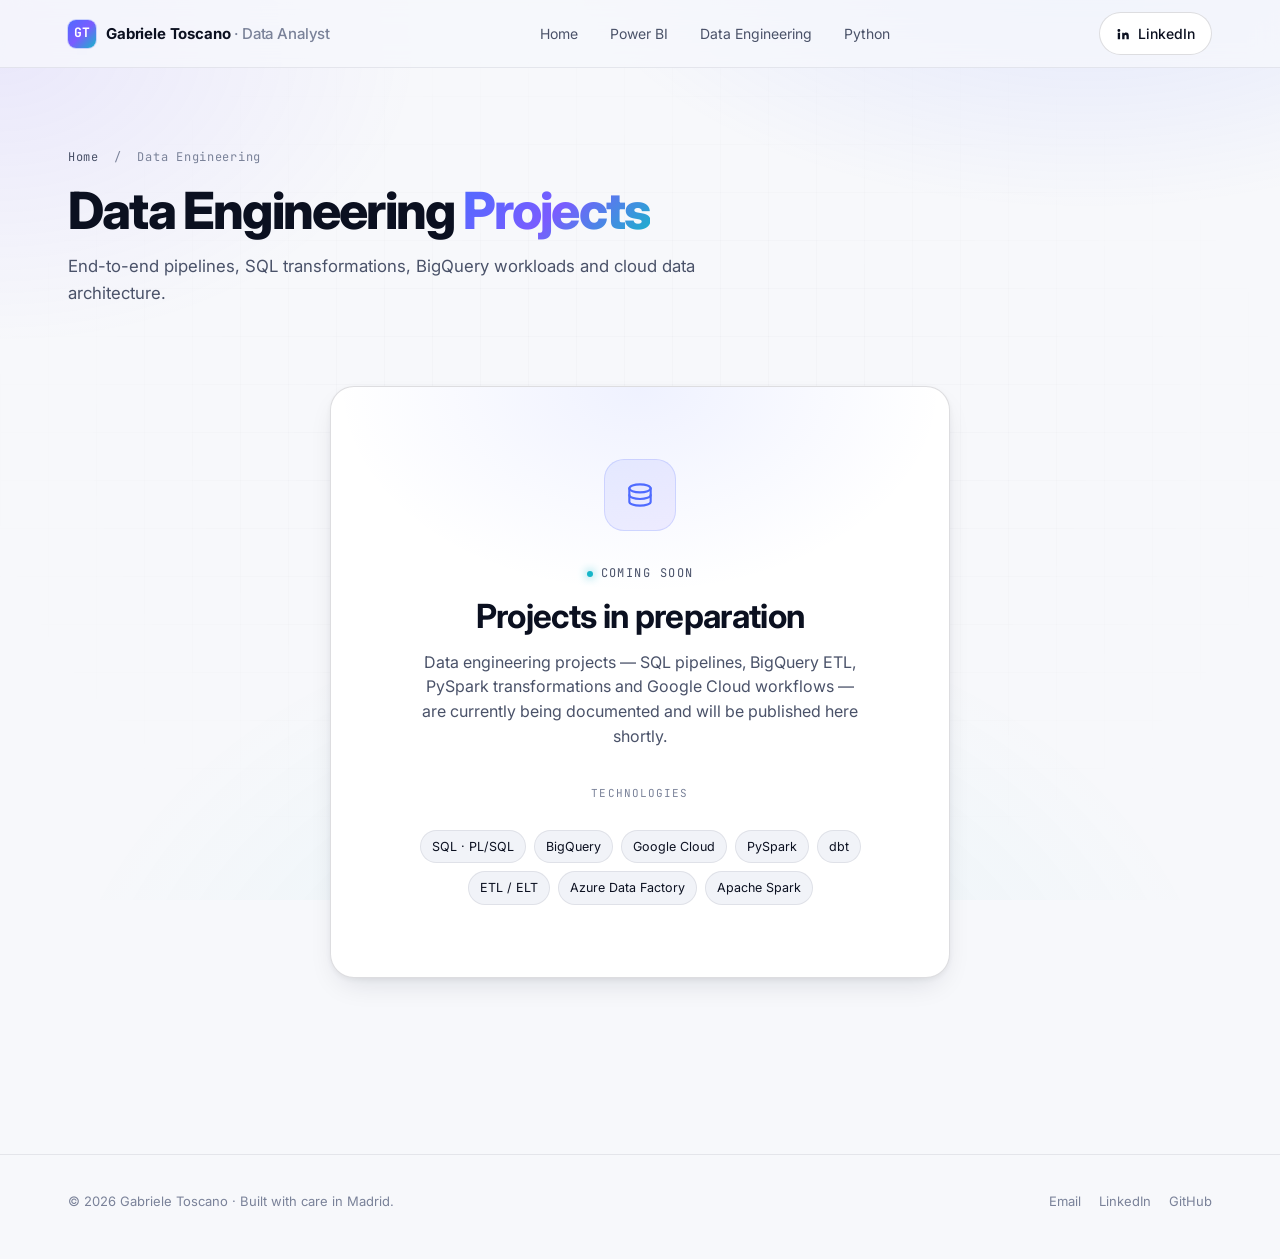
<file: data-engineering-projects/index.html>
<!doctype html>
<html lang="en">
<head>
<meta charset="utf-8" />
<meta name="viewport" content="width=device-width, initial-scale=1" />
<title>Data Engineering Projects — Gabriele Toscano</title>
<meta name="description" content="Data Engineering projects — SQL, BigQuery, PySpark and cloud pipelines." />
<link rel="stylesheet" href="../css/styles.css" />
</head>
<body>

<nav class="nav">
  <div class="nav-inner">
    <a class="brand" href="../home/" aria-label="Home">
      <span class="brand-mark">GT</span>
      <span class="brand-text">Gabriele Toscano <span>· Data Analyst</span></span>
    </a>
    <ul class="nav-links">
      <li><a data-nav="home" href="../home/">Home</a></li>
      <li><a data-nav="power-bi-projects" href="../power-bi-projects/">Power BI</a></li>
      <li><a data-nav="data-engineering-projects" href="../data-engineering-projects/">Data Engineering</a></li>
      <li><a data-nav="python-projects" href="../python-projects/">Python</a></li>
    </ul>
    <div class="nav-cta">
      <a class="btn btn-ghost" href="https://www.linkedin.com/in/gabriele-toscano-928188234/" target="_blank" rel="noopener" aria-label="LinkedIn">
        <svg viewBox="0 0 24 24" fill="currentColor"><path d="M4.98 3.5A2.5 2.5 0 1 1 4.97 8.5 2.5 2.5 0 0 1 4.98 3.5ZM3 9.75h4V21H3V9.75ZM9.5 9.75h3.83v1.54h.05c.53-1 1.84-2.06 3.79-2.06 4.05 0 4.8 2.66 4.8 6.13V21h-4v-4.7c0-1.12-.02-2.56-1.56-2.56-1.56 0-1.8 1.22-1.8 2.48V21h-4V9.75Z"/></svg>
        LinkedIn
      </a>
      <button class="nav-burger" aria-label="Menu">
        <svg width="18" height="14" viewBox="0 0 18 14" fill="none"><path d="M1 1h16M1 7h16M1 13h16" stroke="currentColor" stroke-width="2" stroke-linecap="round"/></svg>
      </button>
    </div>
    <ul class="nav-links-m">
      <li><a data-nav="home" href="../home/">Home</a></li>
      <li><a data-nav="power-bi-projects" href="../power-bi-projects/">Power BI Projects</a></li>
      <li><a data-nav="data-engineering-projects" href="../data-engineering-projects/">Data Engineering</a></li>
      <li><a data-nav="python-projects" href="../python-projects/">Python Projects</a></li>
    </ul>
  </div>
</nav>

<main>

  <section class="page-header">
    <div class="container">
      <div class="reveal">
        <div class="crumbs"><a href="../home/">Home</a> &nbsp;/&nbsp; Data Engineering</div>
        <h1>Data Engineering <span class="grad-text">Projects</span></h1>
        <p class="lead">End-to-end pipelines, SQL transformations, BigQuery workloads and cloud data architecture.</p>
      </div>
    </div>
  </section>

  <section style="padding-top: 0; padding-bottom: 96px;">
    <div class="container">
      <div class="coming-soon-wrap reveal">
        <div class="coming-soon-card">
          <div class="coming-soon-icon">
            <svg width="32" height="32" viewBox="0 0 24 24" fill="none" stroke="currentColor" stroke-width="1.6" stroke-linecap="round" stroke-linejoin="round">
              <path d="M4 7c0-1.66 3.58-3 8-3s8 1.34 8 3-3.58 3-8 3-8-1.34-8-3Z"/>
              <path d="M4 7v5c0 1.66 3.58 3 8 3s8-1.34 8-3V7"/>
              <path d="M4 12v5c0 1.66 3.58 3 8 3s8-1.34 8-3v-5"/>
            </svg>
          </div>
          <span class="eyebrow">Coming Soon</span>
          <h2 style="margin-top: 14px;">Projects in preparation</h2>
          <p style="margin-top: 14px;">Data engineering projects — SQL pipelines, BigQuery ETL, PySpark transformations and Google Cloud workflows — are currently being documented and will be published here shortly.</p>
          <div class="coming-soon-label" style="margin-top: 36px;">Technologies</div>
          <div class="chips">
            <span class="chip">SQL · PL/SQL</span>
            <span class="chip">BigQuery</span>
            <span class="chip">Google Cloud</span>
            <span class="chip">PySpark</span>
            <span class="chip">dbt</span>
            <span class="chip">ETL / ELT</span>
            <span class="chip">Azure Data Factory</span>
            <span class="chip">Apache Spark</span>
          </div>
        </div>
      </div>
    </div>
  </section>

</main>

<footer class="footer">
  <div class="container">
    <div>© 2026 Gabriele Toscano · Built with care in Madrid.</div>
    <div class="footer-links">
      <a href="mailto:gabrieleetoscano@outlook.it">Email</a>
      <a href="https://www.linkedin.com/in/gabriele-toscano-928188234/" target="_blank" rel="noopener">LinkedIn</a>
      <a href="https://github.com/gabrieleetoscano" target="_blank" rel="noopener">GitHub</a>
    </div>
  </div>
</footer>

<script src="../js/main.js"></script>
</body>
</html>
</file>
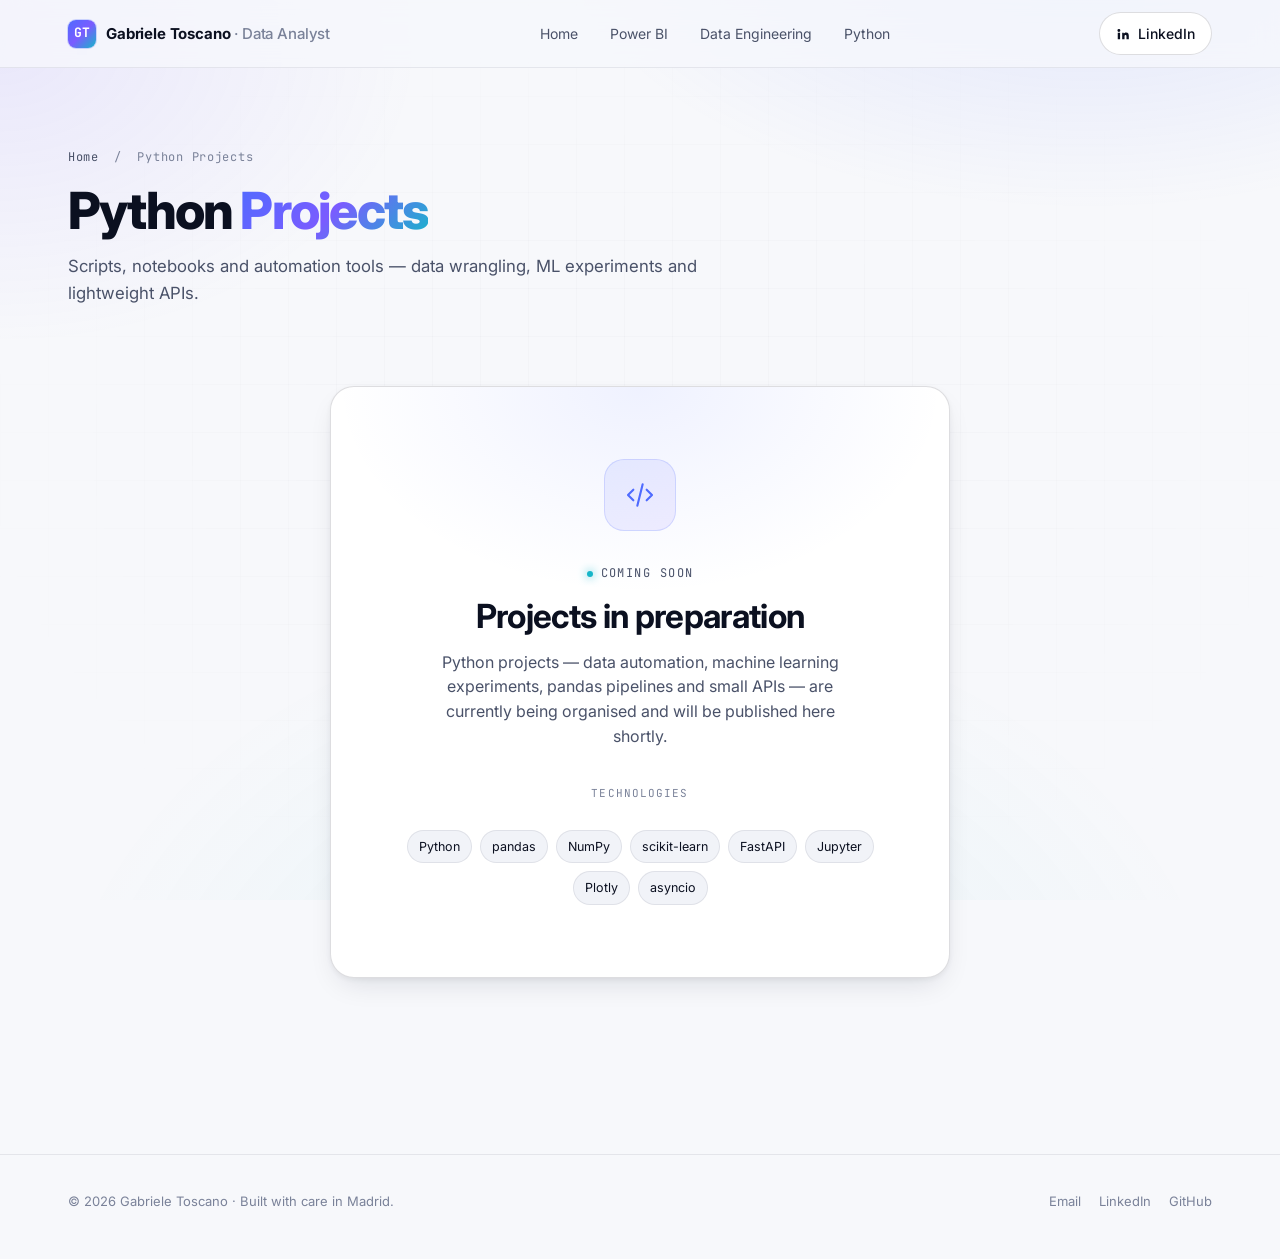
<file: python-projects/index.html>
<!doctype html>
<html lang="en">
<head>
<meta charset="utf-8" />
<meta name="viewport" content="width=device-width, initial-scale=1" />
<title>Python Projects — Gabriele Toscano</title>
<meta name="description" content="Python projects — data wrangling, automation, ML experiments and APIs." />
<link rel="stylesheet" href="../css/styles.css" />
</head>
<body>

<nav class="nav">
  <div class="nav-inner">
    <a class="brand" href="../home/" aria-label="Home">
      <span class="brand-mark">GT</span>
      <span class="brand-text">Gabriele Toscano <span>· Data Analyst</span></span>
    </a>
    <ul class="nav-links">
      <li><a data-nav="home" href="../home/">Home</a></li>
      <li><a data-nav="power-bi-projects" href="../power-bi-projects/">Power BI</a></li>
      <li><a data-nav="data-engineering-projects" href="../data-engineering-projects/">Data Engineering</a></li>
      <li><a data-nav="python-projects" href="../python-projects/">Python</a></li>
    </ul>
    <div class="nav-cta">
      <a class="btn btn-ghost" href="https://www.linkedin.com/in/gabriele-toscano-928188234/" target="_blank" rel="noopener" aria-label="LinkedIn">
        <svg viewBox="0 0 24 24" fill="currentColor"><path d="M4.98 3.5A2.5 2.5 0 1 1 4.97 8.5 2.5 2.5 0 0 1 4.98 3.5ZM3 9.75h4V21H3V9.75ZM9.5 9.75h3.83v1.54h.05c.53-1 1.84-2.06 3.79-2.06 4.05 0 4.8 2.66 4.8 6.13V21h-4v-4.7c0-1.12-.02-2.56-1.56-2.56-1.56 0-1.8 1.22-1.8 2.48V21h-4V9.75Z"/></svg>
        LinkedIn
      </a>
      <button class="nav-burger" aria-label="Menu">
        <svg width="18" height="14" viewBox="0 0 18 14" fill="none"><path d="M1 1h16M1 7h16M1 13h16" stroke="currentColor" stroke-width="2" stroke-linecap="round"/></svg>
      </button>
    </div>
    <ul class="nav-links-m">
      <li><a data-nav="home" href="../home/">Home</a></li>
      <li><a data-nav="power-bi-projects" href="../power-bi-projects/">Power BI Projects</a></li>
      <li><a data-nav="data-engineering-projects" href="../data-engineering-projects/">Data Engineering</a></li>
      <li><a data-nav="python-projects" href="../python-projects/">Python Projects</a></li>
    </ul>
  </div>
</nav>

<main>

  <section class="page-header">
    <div class="container">
      <div class="reveal">
        <div class="crumbs"><a href="../home/">Home</a> &nbsp;/&nbsp; Python Projects</div>
        <h1>Python <span class="grad-text">Projects</span></h1>
        <p class="lead">Scripts, notebooks and automation tools — data wrangling, ML experiments and lightweight APIs.</p>
      </div>
    </div>
  </section>

  <section style="padding-top: 0; padding-bottom: 96px;">
    <div class="container">
      <div class="coming-soon-wrap reveal">
        <div class="coming-soon-card">
          <div class="coming-soon-icon">
            <svg width="32" height="32" viewBox="0 0 24 24" fill="none" stroke="currentColor" stroke-width="1.6" stroke-linecap="round" stroke-linejoin="round">
              <path d="M7 8l-4 4 4 4M17 8l4 4-4 4M14 4l-4 16"/>
            </svg>
          </div>
          <span class="eyebrow">Coming Soon</span>
          <h2 style="margin-top: 14px;">Projects in preparation</h2>
          <p style="margin-top: 14px;">Python projects — data automation, machine learning experiments, pandas pipelines and small APIs — are currently being organised and will be published here shortly.</p>
          <div class="coming-soon-label" style="margin-top: 36px;">Technologies</div>
          <div class="chips">
            <span class="chip">Python</span>
            <span class="chip">pandas</span>
            <span class="chip">NumPy</span>
            <span class="chip">scikit-learn</span>
            <span class="chip">FastAPI</span>
            <span class="chip">Jupyter</span>
            <span class="chip">Plotly</span>
            <span class="chip">asyncio</span>
          </div>
        </div>
      </div>
    </div>
  </section>

</main>

<footer class="footer">
  <div class="container">
    <div>© 2026 Gabriele Toscano · Built with care in Madrid.</div>
    <div class="footer-links">
      <a href="mailto:gabrieleetoscano@outlook.it">Email</a>
      <a href="https://www.linkedin.com/in/gabriele-toscano-928188234/" target="_blank" rel="noopener">LinkedIn</a>
      <a href="https://github.com/gabrieleetoscano" target="_blank" rel="noopener">GitHub</a>
    </div>
  </div>
</footer>

<script src="../js/main.js"></script>
</body>
</html>
</file>
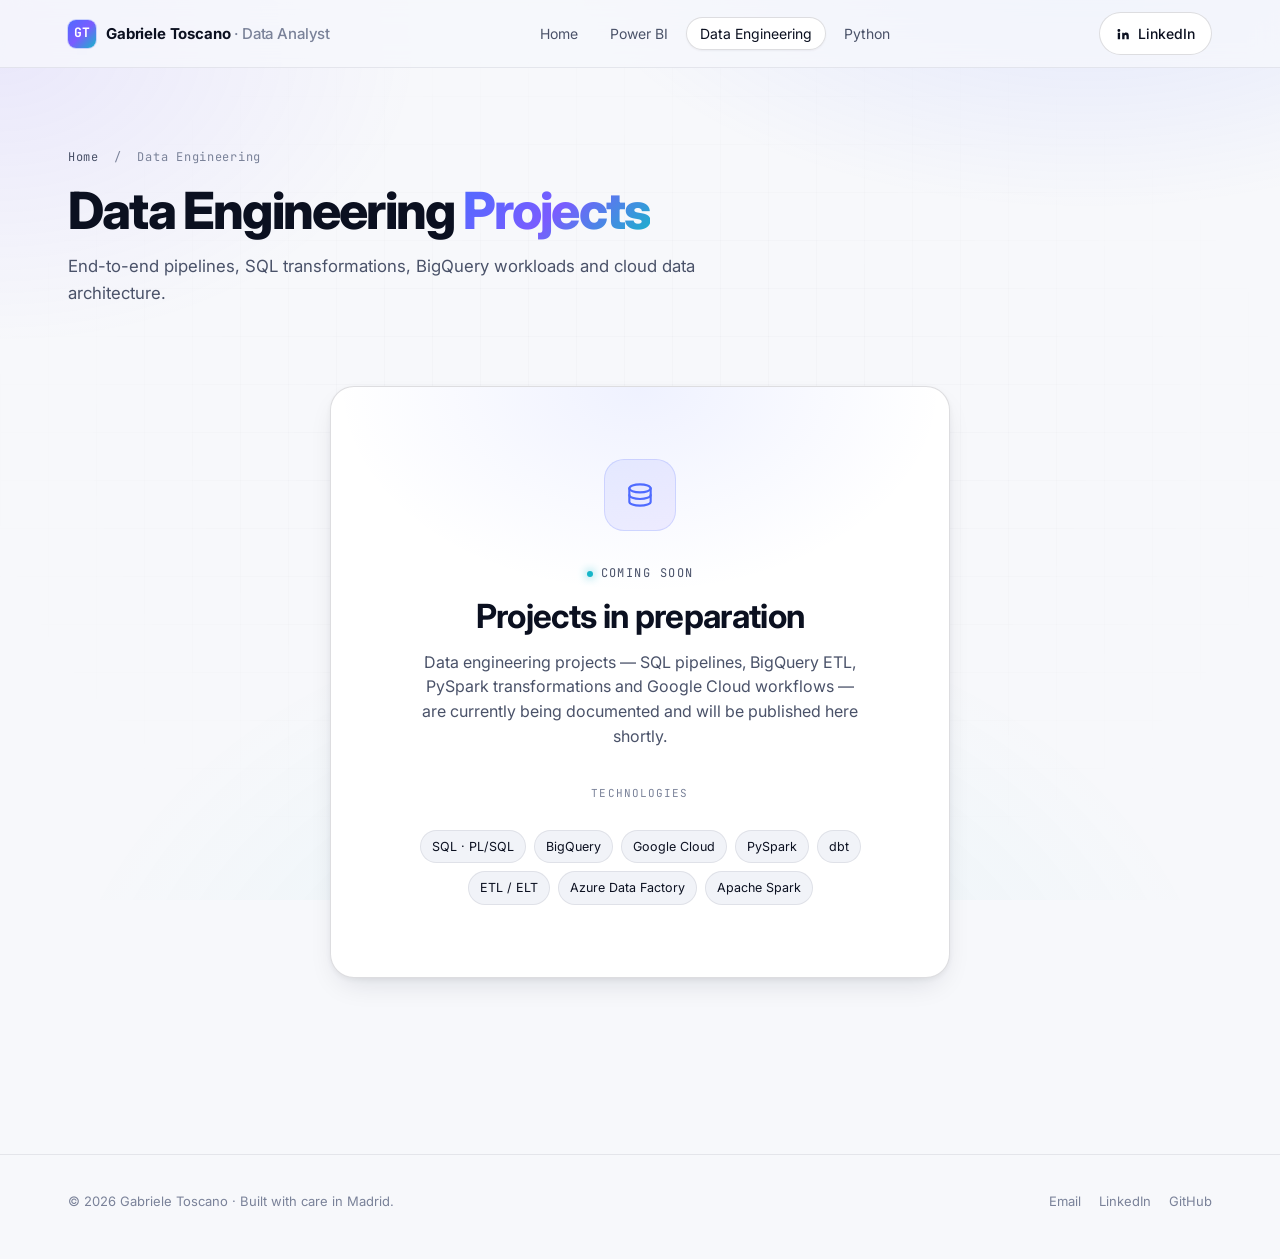
<file: data-engineering-projects.html>
<!doctype html>
<html lang="en">
<head>
<meta charset="utf-8" />
<meta name="viewport" content="width=device-width, initial-scale=1" />
<title>Data Engineering Projects — Gabriele Toscano</title>
<meta name="description" content="Data Engineering projects — SQL, BigQuery, PySpark and cloud pipelines." />
<link rel="stylesheet" href="css/styles.css" />
</head>
<body>

<nav class="nav">
  <div class="nav-inner">
    <a class="brand" href="home.html" aria-label="Home">
      <span class="brand-mark">GT</span>
      <span class="brand-text">Gabriele Toscano <span>· Data Analyst</span></span>
    </a>
    <ul class="nav-links">
      <li><a data-nav="home.html" href="home.html">Home</a></li>
      <li><a data-nav="power-bi-projects.html" href="power-bi-projects.html">Power BI</a></li>
      <li><a data-nav="data-engineering-projects.html" href="data-engineering-projects.html">Data Engineering</a></li>
      <li><a data-nav="python-projects.html" href="python-projects.html">Python</a></li>
    </ul>
    <div class="nav-cta">
      <a class="btn btn-ghost" href="https://www.linkedin.com/in/gabriele-toscano-928188234/" target="_blank" rel="noopener" aria-label="LinkedIn">
        <svg viewBox="0 0 24 24" fill="currentColor"><path d="M4.98 3.5A2.5 2.5 0 1 1 4.97 8.5 2.5 2.5 0 0 1 4.98 3.5ZM3 9.75h4V21H3V9.75ZM9.5 9.75h3.83v1.54h.05c.53-1 1.84-2.06 3.79-2.06 4.05 0 4.8 2.66 4.8 6.13V21h-4v-4.7c0-1.12-.02-2.56-1.56-2.56-1.56 0-1.8 1.22-1.8 2.48V21h-4V9.75Z"/></svg>
        LinkedIn
      </a>
      <button class="nav-burger" aria-label="Menu">
        <svg width="18" height="14" viewBox="0 0 18 14" fill="none"><path d="M1 1h16M1 7h16M1 13h16" stroke="currentColor" stroke-width="2" stroke-linecap="round"/></svg>
      </button>
    </div>
    <ul class="nav-links-m">
      <li><a data-nav="home.html" href="home.html">Home</a></li>
      <li><a data-nav="power-bi-projects.html" href="power-bi-projects.html">Power BI Projects</a></li>
      <li><a data-nav="data-engineering-projects.html" href="data-engineering-projects.html">Data Engineering</a></li>
      <li><a data-nav="python-projects.html" href="python-projects.html">Python Projects</a></li>
    </ul>
  </div>
</nav>

<main>

  <section class="page-header">
    <div class="container">
      <div class="reveal">
        <div class="crumbs"><a href="home.html">Home</a> &nbsp;/&nbsp; Data Engineering</div>
        <h1>Data Engineering <span class="grad-text">Projects</span></h1>
        <p class="lead">End-to-end pipelines, SQL transformations, BigQuery workloads and cloud data architecture.</p>
      </div>
    </div>
  </section>

  <section style="padding-top: 0; padding-bottom: 96px;">
    <div class="container">
      <div class="coming-soon-wrap reveal">
        <div class="coming-soon-card">
          <div class="coming-soon-icon">
            <svg width="32" height="32" viewBox="0 0 24 24" fill="none" stroke="currentColor" stroke-width="1.6" stroke-linecap="round" stroke-linejoin="round">
              <path d="M4 7c0-1.66 3.58-3 8-3s8 1.34 8 3-3.58 3-8 3-8-1.34-8-3Z"/>
              <path d="M4 7v5c0 1.66 3.58 3 8 3s8-1.34 8-3V7"/>
              <path d="M4 12v5c0 1.66 3.58 3 8 3s8-1.34 8-3v-5"/>
            </svg>
          </div>
          <span class="eyebrow">Coming Soon</span>
          <h2 style="margin-top: 14px;">Projects in preparation</h2>
          <p style="margin-top: 14px;">Data engineering projects — SQL pipelines, BigQuery ETL, PySpark transformations and Google Cloud workflows — are currently being documented and will be published here shortly.</p>
          <div class="coming-soon-label" style="margin-top: 36px;">Technologies</div>
          <div class="chips">
            <span class="chip">SQL · PL/SQL</span>
            <span class="chip">BigQuery</span>
            <span class="chip">Google Cloud</span>
            <span class="chip">PySpark</span>
            <span class="chip">dbt</span>
            <span class="chip">ETL / ELT</span>
            <span class="chip">Azure Data Factory</span>
            <span class="chip">Apache Spark</span>
          </div>
        </div>
      </div>
    </div>
  </section>

</main>

<footer class="footer">
  <div class="container">
    <div>© 2026 Gabriele Toscano · Built with care in Madrid.</div>
    <div class="footer-links">
      <a href="mailto:gabrieleetoscano@outlook.it">Email</a>
      <a href="https://www.linkedin.com/in/gabriele-toscano-928188234/" target="_blank" rel="noopener">LinkedIn</a>
      <a href="https://github.com/gabrieleetoscano" target="_blank" rel="noopener">GitHub</a>
    </div>
  </div>
</footer>

<script src="js/main.js"></script>
</body>
</html>
</file>
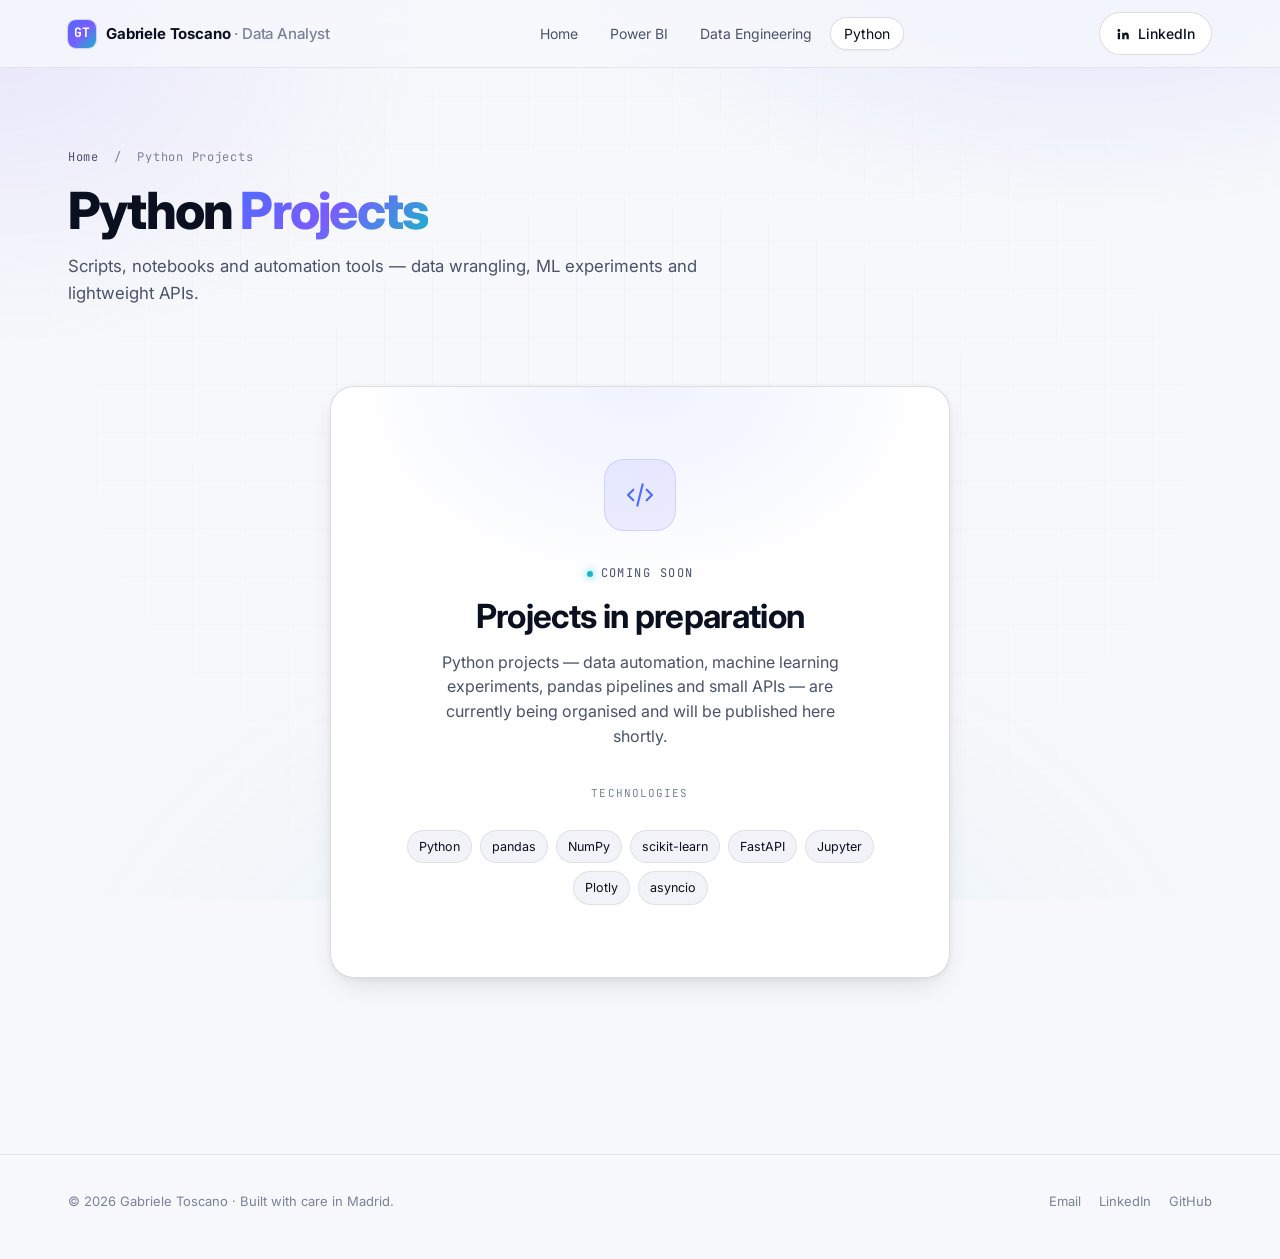
<file: python-projects.html>
<!doctype html>
<html lang="en">
<head>
<meta charset="utf-8" />
<meta name="viewport" content="width=device-width, initial-scale=1" />
<title>Python Projects — Gabriele Toscano</title>
<meta name="description" content="Python projects — data wrangling, automation, ML experiments and APIs." />
<link rel="stylesheet" href="css/styles.css" />
</head>
<body>

<nav class="nav">
  <div class="nav-inner">
    <a class="brand" href="home.html" aria-label="Home">
      <span class="brand-mark">GT</span>
      <span class="brand-text">Gabriele Toscano <span>· Data Analyst</span></span>
    </a>
    <ul class="nav-links">
      <li><a data-nav="home.html" href="home.html">Home</a></li>
      <li><a data-nav="power-bi-projects.html" href="power-bi-projects.html">Power BI</a></li>
      <li><a data-nav="data-engineering-projects.html" href="data-engineering-projects.html">Data Engineering</a></li>
      <li><a data-nav="python-projects.html" href="python-projects.html">Python</a></li>
    </ul>
    <div class="nav-cta">
      <a class="btn btn-ghost" href="https://www.linkedin.com/in/gabriele-toscano-928188234/" target="_blank" rel="noopener" aria-label="LinkedIn">
        <svg viewBox="0 0 24 24" fill="currentColor"><path d="M4.98 3.5A2.5 2.5 0 1 1 4.97 8.5 2.5 2.5 0 0 1 4.98 3.5ZM3 9.75h4V21H3V9.75ZM9.5 9.75h3.83v1.54h.05c.53-1 1.84-2.06 3.79-2.06 4.05 0 4.8 2.66 4.8 6.13V21h-4v-4.7c0-1.12-.02-2.56-1.56-2.56-1.56 0-1.8 1.22-1.8 2.48V21h-4V9.75Z"/></svg>
        LinkedIn
      </a>
      <button class="nav-burger" aria-label="Menu">
        <svg width="18" height="14" viewBox="0 0 18 14" fill="none"><path d="M1 1h16M1 7h16M1 13h16" stroke="currentColor" stroke-width="2" stroke-linecap="round"/></svg>
      </button>
    </div>
    <ul class="nav-links-m">
      <li><a data-nav="home.html" href="home.html">Home</a></li>
      <li><a data-nav="power-bi-projects.html" href="power-bi-projects.html">Power BI Projects</a></li>
      <li><a data-nav="data-engineering-projects.html" href="data-engineering-projects.html">Data Engineering</a></li>
      <li><a data-nav="python-projects.html" href="python-projects.html">Python Projects</a></li>
    </ul>
  </div>
</nav>

<main>

  <section class="page-header">
    <div class="container">
      <div class="reveal">
        <div class="crumbs"><a href="home.html">Home</a> &nbsp;/&nbsp; Python Projects</div>
        <h1>Python <span class="grad-text">Projects</span></h1>
        <p class="lead">Scripts, notebooks and automation tools — data wrangling, ML experiments and lightweight APIs.</p>
      </div>
    </div>
  </section>

  <section style="padding-top: 0; padding-bottom: 96px;">
    <div class="container">
      <div class="coming-soon-wrap reveal">
        <div class="coming-soon-card">
          <div class="coming-soon-icon">
            <svg width="32" height="32" viewBox="0 0 24 24" fill="none" stroke="currentColor" stroke-width="1.6" stroke-linecap="round" stroke-linejoin="round">
              <path d="M7 8l-4 4 4 4M17 8l4 4-4 4M14 4l-4 16"/>
            </svg>
          </div>
          <span class="eyebrow">Coming Soon</span>
          <h2 style="margin-top: 14px;">Projects in preparation</h2>
          <p style="margin-top: 14px;">Python projects — data automation, machine learning experiments, pandas pipelines and small APIs — are currently being organised and will be published here shortly.</p>
          <div class="coming-soon-label" style="margin-top: 36px;">Technologies</div>
          <div class="chips">
            <span class="chip">Python</span>
            <span class="chip">pandas</span>
            <span class="chip">NumPy</span>
            <span class="chip">scikit-learn</span>
            <span class="chip">FastAPI</span>
            <span class="chip">Jupyter</span>
            <span class="chip">Plotly</span>
            <span class="chip">asyncio</span>
          </div>
        </div>
      </div>
    </div>
  </section>

</main>

<footer class="footer">
  <div class="container">
    <div>© 2026 Gabriele Toscano · Built with care in Madrid.</div>
    <div class="footer-links">
      <a href="mailto:gabrieleetoscano@outlook.it">Email</a>
      <a href="https://www.linkedin.com/in/gabriele-toscano-928188234/" target="_blank" rel="noopener">LinkedIn</a>
      <a href="https://github.com/gabrieleetoscano" target="_blank" rel="noopener">GitHub</a>
    </div>
  </div>
</footer>

<script src="js/main.js"></script>
</body>
</html>
</file>
<file: css/styles.css>
/* =========================================================
   Gabriele Toscano — Portfolio
   Premium tech / SaaS aesthetic — dark soft
   ========================================================= */

@import url('https://fonts.googleapis.com/css2?family=Inter:wght@400;500;600;700;800&family=JetBrains+Mono:wght@400;500&display=swap');

/* ---------- Tokens ---------- */
:root {
  /* Surfaces — light */
  --bg: #F7F8FB;
  --bg-elev: #FFFFFF;
  --surface: #FFFFFF;
  --surface-2: #F1F3F8;
  --border: rgba(14, 20, 40, 0.08);
  --border-strong: rgba(14, 20, 40, 0.14);

  /* Text */
  --text: #0B1020;
  --text-dim: #4A5269;
  --text-mute: #7A8299;

  /* Accents */
  --accent: #4F6BFF;           /* cornflower blue */
  --accent-2: #7A5CFF;         /* violet */
  --accent-3: #16B6C9;         /* cyan */
  --accent-glow: rgba(79, 107, 255, 0.35);

  /* Gradients */
  --grad-brand: linear-gradient(135deg, #4F6BFF 0%, #7A5CFF 50%, #16B6C9 100%);
  --grad-brand-soft: linear-gradient(135deg, rgba(79,107,255,0.10), rgba(122,92,255,0.08) 50%, rgba(22,182,201,0.10));

  /* Radii / Shadows */
  --r-sm: 8px;
  --r-md: 12px;
  --r-lg: 18px;
  --r-xl: 24px;
  --shadow-1: 0 1px 0 rgba(255,255,255,0.8) inset, 0 1px 2px rgba(14,20,40,0.06);
  --shadow-2: 0 12px 30px -10px rgba(14,20,40,0.14), 0 2px 6px rgba(14,20,40,0.06);
  --shadow-glow: 0 0 0 1px rgba(79,107,255,0.25), 0 14px 40px -12px rgba(79,107,255,0.35);

  /* Layout */
  --nav-h: 68px;
  --container: 1200px;
}

/* ---------- Reset ---------- */
*, *::before, *::after { box-sizing: border-box; }
html, body { margin: 0; padding: 0; }
html { scroll-behavior: smooth; }
body {
  font-family: 'Inter', system-ui, -apple-system, sans-serif;
  background: var(--bg);
  color: var(--text);
  font-size: 16px;
  line-height: 1.55;
  -webkit-font-smoothing: antialiased;
  text-rendering: optimizeLegibility;
  overflow-x: hidden;
}
a { color: inherit; text-decoration: none; }
img, svg { display: block; max-width: 100%; }
button { font-family: inherit; cursor: pointer; border: 0; background: none; color: inherit; }

/* ---------- Background atmosphere ---------- */
body::before {
  content: "";
  position: fixed;
  inset: 0;
  background:
    radial-gradient(900px 500px at 85% -10%, rgba(79,107,255,0.14), transparent 60%),
    radial-gradient(700px 500px at 0% 5%, rgba(122,92,255,0.10), transparent 60%),
    radial-gradient(1000px 800px at 50% 120%, rgba(22,182,201,0.08), transparent 60%);
  pointer-events: none;
  z-index: 0;
}
body::after {
  content: "";
  position: fixed;
  inset: 0;
  background-image:
    linear-gradient(rgba(14,20,40,0.035) 1px, transparent 1px),
    linear-gradient(90deg, rgba(14,20,40,0.035) 1px, transparent 1px);
  background-size: 48px 48px;
  -webkit-mask-image: radial-gradient(ellipse at center, #000 30%, transparent 80%);
          mask-image: radial-gradient(ellipse at center, #000 30%, transparent 80%);
  opacity: 0.5;
  pointer-events: none;
  z-index: 0;
}
main, nav, footer { position: relative; z-index: 1; }

/* ---------- Typography ---------- */
h1, h2, h3, h4 { font-weight: 700; letter-spacing: -0.02em; line-height: 1.15; margin: 0; }
h1 { font-size: clamp(2.4rem, 5vw, 4.25rem); letter-spacing: -0.035em; font-weight: 800; }
h2 { font-size: clamp(1.6rem, 2.6vw, 2.4rem); }
h3 { font-size: 1.2rem; font-weight: 600; letter-spacing: -0.01em; }
p { margin: 0; color: var(--text-dim); }

.mono { font-family: 'JetBrains Mono', ui-monospace, monospace; }
.eyebrow {
  display: inline-flex; align-items: center; gap: 8px;
  font-family: 'JetBrains Mono', monospace;
  font-size: 12px; letter-spacing: 0.12em; text-transform: uppercase;
  color: var(--text-dim);
}
.eyebrow::before {
  content: ""; width: 6px; height: 6px; border-radius: 50%;
  background: var(--accent-3); box-shadow: 0 0 10px var(--accent-3);
}

.grad-text {
  background: var(--grad-brand);
  -webkit-background-clip: text;
  background-clip: text;
  color: transparent;
}

/* ---------- Layout ---------- */
.container {
  max-width: var(--container);
  margin: 0 auto;
  padding: 0 28px;
}
section { padding: 96px 0; }
section + section { padding-top: 40px; }

/* ---------- Navbar ---------- */
.nav {
  position: sticky;
  top: 0;
  z-index: 50;
  height: var(--nav-h);
  backdrop-filter: saturate(160%) blur(14px);
  -webkit-backdrop-filter: saturate(160%) blur(14px);
  background: rgba(247, 248, 251, 0.78);
  border-bottom: 1px solid var(--border);
}
.nav-inner {
  max-width: var(--container);
  margin: 0 auto;
  padding: 0 28px;
  height: 100%;
  display: flex;
  align-items: center;
  justify-content: space-between;
  gap: 24px;
}
.brand {
  display: flex; align-items: center; gap: 10px;
  font-weight: 700; letter-spacing: -0.01em;
}
.brand-mark {
  width: 28px; height: 28px;
  border-radius: 8px;
  background: var(--grad-brand);
  display: grid; place-items: center;
  font-family: 'JetBrains Mono', monospace;
  font-weight: 700; font-size: 13px;
  color: #FFFFFF;
  box-shadow: var(--shadow-glow);
}
.brand-text { font-size: 15px; white-space: nowrap; }
.brand-text span { color: var(--text-mute); font-weight: 500; }

.nav-links {
  display: flex; align-items: center; gap: 4px;
  list-style: none; margin: 0; padding: 0;
}
.nav-links a {
  padding: 8px 14px;
  font-size: 14px;
  color: var(--text-dim);
  border-radius: 999px;
  white-space: nowrap;
  transition: color .2s, background .2s;
}
.nav-links a:hover { color: var(--text); background: rgba(14,20,40,0.05); }
.nav-links a.active {
  color: var(--text);
  background: #FFFFFF;
  box-shadow: inset 0 0 0 1px var(--border-strong), 0 1px 2px rgba(14,20,40,0.05);
}

.nav-cta {
  display: flex; align-items: center; gap: 10px;
}
.btn {
  display: inline-flex; align-items: center; gap: 8px;
  padding: 10px 16px;
  border-radius: 999px;
  font-size: 14px; font-weight: 500;
  white-space: nowrap;
  transition: transform .15s ease, background .2s, box-shadow .2s, border-color .2s;
}
.btn:hover { transform: translateY(-1px); }
.btn-ghost {
  color: var(--text);
  border: 1px solid var(--border-strong);
  background: #FFFFFF;
}
.btn-ghost:hover { border-color: rgba(14,20,40,0.25); background: #FFFFFF; box-shadow: var(--shadow-1); }
.btn-primary {
  color: #FFFFFF;
  background: var(--grad-brand);
  font-weight: 600;
  box-shadow: 0 8px 24px -8px var(--accent-glow);
}
.btn-primary:hover { box-shadow: 0 12px 32px -8px var(--accent-glow); }
.btn svg { width: 14px; height: 14px; }

.nav-burger { display: none; }
.nav-links-m { display: none; }

/* ---------- Hero ---------- */
.hero { padding-top: 120px; padding-bottom: 120px; }
.hero-grid {
  display: grid;
  grid-template-columns: 1.4fr 1fr;
  gap: 72px;
  align-items: center;
}
.hero-eyebrow-status {
  display: inline-flex; align-items: center; gap: 10px;
  padding: 6px 12px 6px 8px;
  border: 1px solid var(--border-strong);
  border-radius: 999px;
  background: #FFFFFF;
  font-size: 12px; color: var(--text-dim);
  margin-bottom: 28px;
  box-shadow: var(--shadow-1);
}
.status-dot {
  width: 8px; height: 8px; border-radius: 50%;
  background: #10B981;
  box-shadow: 0 0 0 3px rgba(16, 185, 129, 0.18);
  animation: pulse 2.4s infinite;
}
@keyframes pulse {
  0%,100% { box-shadow: 0 0 0 3px rgba(16,185,129,0.18); }
  50%     { box-shadow: 0 0 0 6px rgba(16,185,129,0.04); }
}
.hero h1 span.line { display: block; }
.hero p.lead {
  margin-top: 24px;
  font-size: 1.125rem;
  color: var(--text-dim);
  max-width: 58ch;
  line-height: 1.6;
}
.hero-ctas { margin-top: 36px; display: flex; gap: 12px; flex-wrap: wrap; }
.hero-meta {
  margin-top: 48px;
  display: flex; gap: 40px; flex-wrap: wrap;
}
.hero-meta div { display: flex; flex-direction: column; gap: 4px; }
.hero-meta .k { font-family: 'JetBrains Mono', monospace; font-size: 11px; letter-spacing: .12em; text-transform: uppercase; color: var(--text-mute); }
.hero-meta .v { font-size: 14px; color: var(--text); font-weight: 500; }

/* Hero portrait */
.hero-portrait {
  position: relative;
  aspect-ratio: 4/5;
  max-width: 440px;
  margin-left: auto;
  border-radius: var(--r-xl);
  overflow: visible;
}
.hero-portrait img {
  width: 100%;
  height: 100%;
  object-fit: cover;
  border-radius: var(--r-xl);
  border: 1px solid var(--border-strong);
  box-shadow: var(--shadow-2);
  background:
    radial-gradient(120% 100% at 50% 0%, rgba(79,107,255,0.14), transparent 60%),
    linear-gradient(180deg, #EEF1F8 0%, #DFE4F0 100%);
}
.hero-portrait::before {
  content: "";
  position: absolute;
  inset: -14px;
  border-radius: calc(var(--r-xl) + 14px);
  background: var(--grad-brand);
  filter: blur(40px);
  opacity: 0.25;
  z-index: -1;
}
.hero-portrait-badge,
.hero-portrait-chip {
  position: absolute;
  padding: 10px 14px;
  border-radius: 12px;
  background: rgba(255,255,255,0.95);
  backdrop-filter: blur(10px);
  border: 1px solid var(--border-strong);
  box-shadow: var(--shadow-2);
  font-size: 12px;
  color: var(--text);
  display: flex; align-items: center; gap: 10px;
  font-weight: 500;
}
.hero-portrait-badge { top: 18px; left: -22px; animation: floaty 5s ease-in-out infinite; }
.hero-portrait-chip  { bottom: 24px; right: -26px; animation: floaty 6s ease-in-out infinite reverse; }
.hero-portrait-chip .spark { width: 28px; height: 16px; }

.hero-viz {
  position: relative;
  aspect-ratio: 4/5;
  max-width: 440px;
  margin-left: auto;
}
.viz-card {
  position: absolute; inset: 0;
  border-radius: var(--r-lg);
  background: linear-gradient(180deg, #FFFFFF 0%, #FBFCFE 100%);
  border: 1px solid var(--border-strong);
  box-shadow: var(--shadow-2);
  overflow: hidden;
  padding: 20px;
  display: flex; flex-direction: column; gap: 16px;
}
.viz-card::before {
  content: ""; position: absolute; inset: -1px;
  border-radius: var(--r-lg);
  padding: 1px;
  background: linear-gradient(180deg, rgba(79,107,255,0.35), transparent 40%);
  -webkit-mask: linear-gradient(#000 0 0) content-box, linear-gradient(#000 0 0);
  -webkit-mask-composite: xor; mask-composite: exclude;
  pointer-events: none;
}
.viz-head { display: flex; align-items: center; justify-content: space-between; }
.viz-title { font-size: 13px; color: var(--text-dim); font-family: 'JetBrains Mono', monospace; }
.viz-dots { display: flex; gap: 6px; }
.viz-dots i { width: 9px; height: 9px; border-radius: 50%; background: #D7DBE5; display: block; }

.viz-kpis { display: grid; grid-template-columns: repeat(2, 1fr); gap: 10px; }
.kpi {
  padding: 12px;
  background: var(--surface-2);
  border: 1px solid var(--border);
  border-radius: var(--r-md);
}
.kpi .lbl { font-size: 10.5px; letter-spacing: .1em; text-transform: uppercase; color: var(--text-mute); }
.kpi .val { font-size: 22px; font-weight: 700; letter-spacing: -0.02em; margin-top: 4px; }
.kpi .delta { font-size: 11px; color: #10B981; margin-top: 2px; font-family: 'JetBrains Mono', monospace; }
.kpi .delta.neg { color: #EF4444; }

.viz-chart {
  flex: 1;
  border-radius: var(--r-md);
  border: 1px solid var(--border);
  background: var(--surface-2);
  position: relative; padding: 14px;
  overflow: hidden;
}
.viz-chart svg { width: 100%; height: 100%; }
.viz-chart .grid-line { stroke: rgba(14,20,40,0.06); }

.viz-float {
  position: absolute;
  padding: 10px 14px;
  border-radius: 12px;
  background: rgba(255,255,255,0.95);
  backdrop-filter: blur(10px);
  border: 1px solid var(--border-strong);
  box-shadow: var(--shadow-2);
  font-size: 12px;
  color: var(--text);
  display: flex; align-items: center; gap: 10px;
}
.viz-float-1 { top: -14px; left: -22px; animation: floaty 5s ease-in-out infinite; }
.viz-float-2 { bottom: 30px; right: -28px; animation: floaty 6s ease-in-out infinite reverse; }
@keyframes floaty {
  0%,100% { transform: translateY(0); }
  50%     { transform: translateY(-6px); }
}
.viz-float .spark {
  width: 28px; height: 16px;
}

/* ---------- Section header ---------- */
.section-head {
  display: flex; align-items: end; justify-content: space-between;
  gap: 24px;
  margin-bottom: 40px;
}
.section-head .title h2 { margin-top: 8px; }
.section-head .title p { margin-top: 10px; max-width: 52ch; }
.section-head .meta { color: var(--text-mute); font-family: 'JetBrains Mono', monospace; font-size: 12px; }

/* ---------- Timeline ---------- */
.timeline {
  position: relative;
  padding-left: 28px;
}
.timeline::before {
  content: ""; position: absolute; left: 8px; top: 6px; bottom: 6px;
  width: 1px; background: linear-gradient(180deg, var(--border-strong), transparent);
}
.tl-item { position: relative; padding: 20px 0 24px; }
.tl-item + .tl-item { border-top: 1px dashed var(--border); }
.tl-item::before {
  content: ""; position: absolute; left: -26px; top: 28px;
  width: 13px; height: 13px; border-radius: 50%;
  background: var(--bg);
  border: 2px solid var(--accent);
  box-shadow: 0 0 0 4px rgba(79,107,255,0.12);
}
.tl-row {
  display: grid;
  grid-template-columns: 56px 1fr auto;
  gap: 18px;
  align-items: start;
}
.tl-logo {
  width: 56px; height: 56px;
  border-radius: 14px;
  display: grid; place-items: center;
  background: var(--surface);
  border: 1px solid var(--border-strong);
  font-weight: 700;
  letter-spacing: -0.01em;
  box-shadow: var(--shadow-1);
  overflow: hidden;
  position: relative;
}
.tl-logo .mono-mark {
  font-family: 'JetBrains Mono', monospace;
  font-size: 18px;
  background: var(--grad-brand);
  -webkit-background-clip: text; background-clip: text;
  color: transparent;
}
.tl-body h3 { font-size: 1.05rem; }
.tl-body .sub { color: var(--text-dim); font-size: 14px; margin-top: 2px; }
.tl-body ul {
  margin: 12px 0 0; padding: 0; list-style: none;
  display: flex; flex-direction: column; gap: 6px;
}
.tl-body ul li {
  font-size: 14px; color: var(--text-dim);
  padding-left: 18px; position: relative;
}
.tl-body ul li::before {
  content: ""; position: absolute; left: 0; top: 9px;
  width: 6px; height: 1px; background: var(--text-mute);
}
.tl-period {
  font-family: 'JetBrains Mono', monospace;
  font-size: 12px; color: var(--text-mute);
  padding: 4px 10px;
  border: 1px solid var(--border);
  border-radius: 999px;
  white-space: nowrap;
}

/* ---------- Two column grid for education + certs ---------- */
.grid-2 {
  display: grid; grid-template-columns: repeat(2, 1fr); gap: 56px;
}

/* ---------- Certifications ---------- */
.cert-grid {
  display: grid;
  grid-template-columns: repeat(auto-fill, minmax(240px, 1fr));
  gap: 14px;
}
.cert {
  display: flex; align-items: center; gap: 14px;
  padding: 14px;
  background: var(--surface);
  border: 1px solid var(--border);
  border-radius: var(--r-md);
  transition: border-color .2s, transform .2s, background .2s;
}
.cert:hover { border-color: var(--border-strong); transform: translateY(-2px); background: var(--surface-2); }
.cert-logo {
  flex: 0 0 auto;
  width: 42px; height: 42px;
  border-radius: 10px;
  display: grid; place-items: center;
  font-family: 'JetBrains Mono', monospace;
  font-weight: 700; font-size: 12px;
  background: var(--surface-2);
  border: 1px solid var(--border-strong);
  color: var(--text);
}
.cert-body h4 { font-size: 13.5px; font-weight: 600; margin: 0; letter-spacing: -0.005em; }
.cert-body p { font-size: 11.5px; color: var(--text-mute); margin-top: 2px; font-family: 'JetBrains Mono', monospace; }

/* Image-based logo containers */
.tl-logo-img {
  position: relative;
  overflow: hidden;
  background: var(--surface);
}
.tl-logo-img img {
  position: absolute; inset: 0;
  width: 100%; height: 100%;
  object-fit: cover;
  border-radius: 14px;
}
.tl-fallback {
  font-family: 'JetBrains Mono', monospace;
  font-size: 14px;
  font-weight: 700;
  background: var(--grad-brand);
  -webkit-background-clip: text; background-clip: text;
  color: transparent;
}
.tl-logo-img img + .tl-fallback { display: none; }

.cert-logo-img {
  position: relative;
  overflow: hidden;
  background: var(--surface-2);
}
.cert-logo-img img {
  position: absolute; inset: 0;
  width: 100%; height: 100%;
  object-fit: contain;
  padding: 4px;
}

/* Languages row */
.lang-row { margin-top: 28px; }
.lang-chips {
  display: flex; flex-wrap: wrap; gap: 10px;
  margin-top: 14px;
}
.lang-chip {
  display: flex; align-items: center; gap: 10px;
  padding: 10px 16px;
  background: var(--surface);
  border: 1px solid var(--border);
  border-radius: var(--r-md);
  transition: border-color .2s, transform .2s;
}
.lang-chip:hover { border-color: var(--border-strong); transform: translateY(-1px); }
.lang-name { font-size: 14px; font-weight: 600; color: var(--text); }
.lang-level {
  font-family: 'JetBrains Mono', monospace;
  font-size: 11px; letter-spacing: .08em;
  padding: 3px 8px; border-radius: 999px;
  font-weight: 600;
}
.lang-level.native   { background: rgba(16,185,129,0.12); color: #059669; border: 1px solid rgba(16,185,129,0.25); }
.lang-level.bilingual{ background: rgba(79,107,255,0.10); color: #3A52D4; border: 1px solid rgba(79,107,255,0.20); }
.lang-level.c1       { background: rgba(122,92,255,0.10); color: #6040cc; border: 1px solid rgba(122,92,255,0.20); }
.lang-level.b1       { background: rgba(22,182,201,0.10); color: #0e8fa0; border: 1px solid rgba(22,182,201,0.20); }
.lang-level.b2       { background: rgba(22,182,201,0.10); color: #0e8fa0; border: 1px solid rgba(22,182,201,0.20); }

/* Brand color tiles */
.bg-ms      { background: linear-gradient(180deg, #2a2a2a, #111); color: #fff; border-color: transparent; }
.bg-ayesa   { background: linear-gradient(180deg, #1a0099, #0d0055); color: #fff; border-color: transparent; }
.bg-tr      { background: linear-gradient(180deg, #3a8bc4, #1a5f90); color: #fff; border-color: transparent; }
.bg-minor   { background: linear-gradient(180deg, #1a2744, #0d1530); color: #fff; border-color: transparent; }
.bg-ue      { background: linear-gradient(180deg, #e63329, #c0241a); color: #fff; border-color: transparent; }
.bg-ucm     { background: linear-gradient(180deg, #7a1a1a, #4e0f0f); color: #fff; border-color: transparent; }
.bg-bandini { background: linear-gradient(180deg, #1a5276, #0d2744); color: #fff; border-color: transparent; }
.bg-oracle  { background: linear-gradient(180deg, #c74634, #9e2d1e); color: #fff; border-color: transparent; }
.bg-pmi     { background: linear-gradient(180deg, #5c3317, #3d1f0d); color: #fff; border-color: transparent; }
.bg-openedg { background: linear-gradient(180deg, #2d7a22, #1a5514); color: #fff; border-color: transparent; }
.bg-mos     { background: linear-gradient(180deg, #1e6b1e, #0f3d0f); color: #fff; border-color: transparent; }

/* ---------- Skills ---------- */
.skill-groups {
  display: grid; grid-template-columns: repeat(3, 1fr); gap: 20px;
}
.skill-card {
  padding: 24px;
  border-radius: var(--r-lg);
  background: #FFFFFF;
  border: 1px solid var(--border);
  box-shadow: var(--shadow-1);
  transition: border-color .2s, transform .2s, box-shadow .2s;
}
.skill-card:hover { border-color: var(--border-strong); transform: translateY(-2px); box-shadow: var(--shadow-2); }
.skill-card h3 {
  display: flex; align-items: center; gap: 10px;
  font-size: 14px; color: var(--text-dim); font-weight: 500;
  font-family: 'JetBrains Mono', monospace; letter-spacing: .08em; text-transform: uppercase;
}
.skill-card h3 .ic { width: 18px; height: 18px; color: var(--accent); }
.chips { display: flex; flex-wrap: wrap; gap: 8px; margin-top: 16px; }
.chip {
  font-size: 12.5px; padding: 6px 11px;
  border-radius: 999px;
  background: var(--surface-2);
  border: 1px solid var(--border);
  color: var(--text);
}

/* ---------- Project cards ---------- */
.projects-grid {
  display: grid;
  grid-template-columns: repeat(auto-fill, minmax(340px, 1fr));
  gap: 20px;
}
.project {
  position: relative;
  display: flex; flex-direction: column;
  border-radius: var(--r-lg);
  background: var(--surface);
  border: 1px solid var(--border);
  box-shadow: var(--shadow-1);
  overflow: hidden;
  transition: transform .3s ease, border-color .3s ease, box-shadow .3s ease;
}
.project:hover {
  transform: translateY(-4px);
  border-color: var(--border-strong);
  box-shadow: var(--shadow-2);
}
.project-thumb {
  aspect-ratio: 16/10;
  position: relative;
  overflow: hidden;
  background: #0B1020;
  border-bottom: 1px solid var(--border);
}
.project-thumb .ph {
  position: absolute; inset: 0;
  display: grid; place-items: center;
  padding: 18px;
}
.project-thumb .badge {
  position: absolute; top: 12px; left: 12px;
  font-family: 'JetBrains Mono', monospace;
  font-size: 10.5px; letter-spacing: .1em; text-transform: uppercase;
  padding: 4px 9px;
  background: rgba(255, 255, 255, 0.92);
  border: 1px solid rgba(14,20,40,0.08);
  border-radius: 999px;
  backdrop-filter: blur(8px);
  color: var(--text);
}
.project-thumb .open {
  position: absolute; bottom: 12px; right: 12px;
  width: 36px; height: 36px; border-radius: 50%;
  background: rgba(255, 255, 255, 0.95);
  backdrop-filter: blur(8px);
  border: 1px solid rgba(14,20,40,0.08);
  display: grid; place-items: center;
  opacity: 0;
  transform: translateY(6px);
  transition: opacity .25s, transform .25s;
}
.project:hover .open { opacity: 1; transform: translateY(0); }
.project-thumb .open svg { width: 16px; height: 16px; color: var(--text); }

.project-body { padding: 20px 20px 22px; }
.project-body h3 { font-size: 16px; }
.project-body p { margin-top: 8px; font-size: 13.5px; color: var(--text-dim); }
.project-tags { display: flex; gap: 6px; flex-wrap: wrap; margin-top: 14px; }
.project-tags span {
  font-size: 11px; padding: 3px 8px; border-radius: 999px;
  background: rgba(79,107,255,0.08);
  color: #3A52D4;
  border: 1px solid rgba(79,107,255,0.20);
  font-family: 'JetBrains Mono', monospace; letter-spacing: .04em;
}

/* Project thumb variants — generated BI-style visuals (dark canvas for contrast) */
.pthumb {
  width: 100%; height: 100%;
  position: relative;
  display: flex; flex-direction: column;
  padding: 18px;
  gap: 10px;
  color: #E7EAF0;
}
.pthumb .row { display: flex; gap: 8px; }
.pthumb .cell {
  flex: 1;
  border-radius: 6px;
  background: rgba(255,255,255,0.04);
  border: 1px solid rgba(255,255,255,0.06);
  padding: 8px;
  min-height: 36px;
}
.pthumb .cell.tall { min-height: 90px; }
.pthumb .cell .kpi-num { font-weight: 800; font-size: 18px; letter-spacing: -0.02em; color: #FFFFFF; }
.pthumb .cell .kpi-lbl { font-size: 9px; color: rgba(231,234,240,0.6); font-family: 'JetBrains Mono', monospace; letter-spacing: .1em; text-transform: uppercase; }
.pthumb .cell svg { width: 100%; height: 100%; }

.pthumb.variant-sales    { background: radial-gradient(140% 120% at 0% 0%, rgba(109,139,255,0.30), transparent 60%), #0B1020; }
.pthumb.variant-finance  { background: radial-gradient(140% 120% at 100% 0%, rgba(154,124,255,0.32), transparent 60%), #0B1020; }
.pthumb.variant-ops      { background: radial-gradient(140% 120% at 50% 100%, rgba(59,212,228,0.26), transparent 60%), #0B1020; }
.pthumb.variant-hr       { background: radial-gradient(140% 120% at 100% 100%, rgba(255,136,184,0.26), transparent 60%), #0B1020; }
.pthumb.variant-supply   { background: radial-gradient(140% 120% at 0% 100%, rgba(255,192,115,0.26), transparent 60%), #0B1020; }
.pthumb.variant-exec     { background: radial-gradient(140% 120% at 50% 0%, rgba(109,139,255,0.34), transparent 60%), #0B1020; }

/* Code thumbs for python/data eng */
.codethumb {
  width: 100%; height: 100%;
  background:
    linear-gradient(180deg, #0d1117 0%, #060a10 100%);
  padding: 16px 18px;
  font-family: 'JetBrains Mono', monospace;
  font-size: 11px;
  line-height: 1.6;
  color: #cbd3df;
  overflow: hidden;
  position: relative;
}
.codethumb::before {
  content: ""; position: absolute; left: 0; top: 0; bottom: 0; width: 3px;
  background: var(--grad-brand);
}
.codethumb .kw { color: #ff79c6; }
.codethumb .fn { color: #8be9fd; }
.codethumb .st { color: #f1fa8c; }
.codethumb .cm { color: #6b7285; font-style: italic; }
.codethumb .df { color: #b38eff; }
.codethumb .num{ color: #7fd2ff; }

/* Pipeline thumb for data engineering */
.pipethumb {
  width: 100%; height: 100%;
  display: grid; grid-template-columns: repeat(5, 1fr);
  align-items: center; gap: 6px; padding: 22px;
  background: radial-gradient(120% 100% at 50% 50%, rgba(59,212,228,0.20), transparent 70%), #0B1020;
}
.pipe-node {
  aspect-ratio: 1;
  border-radius: 12px;
  border: 1px solid rgba(255,255,255,0.12);
  background: rgba(255,255,255,0.04);
  display: grid; place-items: center;
  font-family: 'JetBrains Mono', monospace;
  font-size: 10px; color: rgba(231,234,240,0.75);
  text-align: center; padding: 6px;
  position: relative;
}
.pipe-node.accent { border-color: rgba(109,139,255,0.45); background: rgba(109,139,255,0.18); color: #cfd9ff; }
.pipe-arrow {
  height: 1px; background: linear-gradient(90deg, rgba(255,255,255,0.18), transparent);
  position: relative;
}
.pipe-arrow::after {
  content: ""; position: absolute; right: 0; top: 50%;
  width: 6px; height: 6px; border-right: 1px solid rgba(255,255,255,0.3); border-top: 1px solid rgba(255,255,255,0.3);
  transform: translateY(-50%) rotate(45deg);
}

/* ---------- Filters ---------- */
.filters {
  display: flex; gap: 8px; flex-wrap: wrap;
  margin-bottom: 28px;
}
.filter {
  font-size: 13px;
  padding: 7px 14px;
  border-radius: 999px;
  background: #FFFFFF;
  border: 1px solid var(--border);
  color: var(--text-dim);
  box-shadow: var(--shadow-1);
  transition: color .2s, background .2s, border-color .2s;
}
.filter:hover { color: var(--text); border-color: var(--border-strong); }
.filter.active {
  color: #FFFFFF;
  background: var(--grad-brand);
  border-color: transparent;
  font-weight: 600;
}

/* ---------- Page header (non-home) ---------- */
.page-header {
  padding: 80px 0 32px;
}
.page-header .crumbs {
  font-family: 'JetBrains Mono', monospace;
  font-size: 12px;
  color: var(--text-mute);
  letter-spacing: .06em;
}
.page-header .crumbs a { color: var(--text-dim); }
.page-header .crumbs a:hover { color: var(--text); }
.page-header h1 { margin-top: 14px; font-size: clamp(2rem, 4vw, 3.25rem); }
.page-header p.lead { margin-top: 14px; max-width: 64ch; font-size: 1.05rem; }

/* ---------- Coming Soon ---------- */
.coming-soon-wrap {
  max-width: 620px;
  margin: 48px auto 0;
}
.coming-soon-card {
  text-align: center;
  padding: 72px 48px;
  border-radius: var(--r-xl);
  background: #FFFFFF;
  border: 1px solid var(--border-strong);
  box-shadow: var(--shadow-2);
  position: relative;
  overflow: hidden;
}
.coming-soon-card::before {
  content: "";
  position: absolute;
  inset: 0;
  background: radial-gradient(70% 50% at 50% 0%, rgba(79,107,255,0.09), transparent 70%);
  pointer-events: none;
}
.coming-soon-icon {
  width: 72px; height: 72px;
  margin: 0 auto 28px;
  border-radius: 20px;
  background: linear-gradient(135deg, rgba(79,107,255,0.10), rgba(122,92,255,0.10));
  border: 1px solid rgba(79,107,255,0.18);
  display: grid; place-items: center;
  color: var(--accent);
}
.coming-soon-card h2 { margin-bottom: 14px; }
.coming-soon-card > p { max-width: 44ch; margin: 0 auto 36px; }
.coming-soon-card .chips { justify-content: center; margin-top: 28px; }
.coming-soon-label {
  font-family: 'JetBrains Mono', monospace;
  font-size: 11px; letter-spacing: .1em; text-transform: uppercase;
  color: var(--text-mute);
  margin-bottom: 14px;
}

/* ---------- Footer ---------- */
.footer {
  margin-top: 80px;
  border-top: 1px solid var(--border);
  padding: 36px 0 48px;
  color: var(--text-mute);
  font-size: 13px;
}
.footer .container {
  display: flex; justify-content: space-between; gap: 24px; flex-wrap: wrap;
}
.footer a:hover { color: var(--text); }
.footer-links { display: flex; gap: 18px; }

/* ---------- Report view (in-page, below navbar) ---------- */
.report-view {
  position: fixed;
  top: var(--nav-h);
  left: 0; right: 0; bottom: 0;
  z-index: 200;
  background: var(--bg);
  padding: 32px 10%;
  opacity: 0;
  pointer-events: none;
  transition: opacity .25s ease;
}
.report-view.open {
  opacity: 1;
  pointer-events: all;
}
.report-view-wrap {
  position: relative;
  width: 100%;
  height: 100%;
}
.report-view-wrap iframe {
  width: 100%;
  height: 100%;
  border: none;
  border-radius: var(--r-lg);
  display: block;
  box-shadow: var(--shadow-2);
}
.report-view-close {
  position: absolute;
  top: -14px; right: -14px;
  z-index: 201;
  width: 34px; height: 34px;
  border-radius: 50%;
  background: #FFFFFF;
  border: 1px solid var(--border-strong);
  display: grid; place-items: center;
  cursor: pointer;
  box-shadow: var(--shadow-2);
  color: var(--text);
  font-size: 18px;
  line-height: 1;
  transition: background .15s, transform .15s;
}
.report-view-close:hover { background: var(--surface-2); transform: scale(1.1); }

/* Cards without embed: disable open-arrow on hover */
.project:not([data-embed]) { cursor: default; }
.project:not([data-embed]):hover .open { opacity: 0 !important; transform: none !important; }

/* ---------- Scroll reveal ---------- */
.reveal {
  opacity: 0;
  transform: translateY(14px);
  transition: opacity .7s ease, transform .7s ease;
}
.reveal.in { opacity: 1; transform: translateY(0); }
.reveal.d1 { transition-delay: .05s; }
.reveal.d2 { transition-delay: .10s; }
.reveal.d3 { transition-delay: .15s; }
.reveal.d4 { transition-delay: .20s; }

/* ---------- Responsive ---------- */
@media (max-width: 1080px) {
  .brand-text span { display: none; }
}
@media (max-width: 980px) {
  .hero-grid { grid-template-columns: 1fr; gap: 48px; }
  .hero-viz { margin: 0 auto; }
  .grid-2 { grid-template-columns: 1fr; gap: 40px; }
  .skill-groups { grid-template-columns: 1fr; }
}
@media (max-width: 720px) {
  section { padding: 64px 0; }
  .hero { padding: 80px 0 64px; }
  .nav-links, .nav-cta .btn-primary { display: none; }
  .nav-burger {
    display: grid; place-items: center;
    width: 40px; height: 40px; border-radius: 10px;
    border: 1px solid var(--border-strong);
    background: #FFFFFF;
  }
  .nav-burger.open + .nav-links-m { display: flex; }
  .nav-links-m {
    display: none;
    position: absolute; top: var(--nav-h); left: 0; right: 0;
    flex-direction: column;
    background: rgba(255,255,255,0.97);
    backdrop-filter: blur(14px);
    border-bottom: 1px solid var(--border);
    padding: 12px 20px 20px;
    gap: 6px;
  }
  .nav-links-m a {
    padding: 12px 14px; border-radius: 10px;
    font-size: 15px; color: var(--text-dim);
  }
  .nav-links-m a.active { color: var(--text); background: var(--surface-2); }
  .tl-row { grid-template-columns: 44px 1fr; }
  .tl-period { grid-column: 2; justify-self: start; margin-top: 4px; }
  .tl-logo { width: 44px; height: 44px; border-radius: 11px; }
  .section-head { flex-direction: column; align-items: start; }
  .hero-meta { gap: 24px; }
}
</file>
